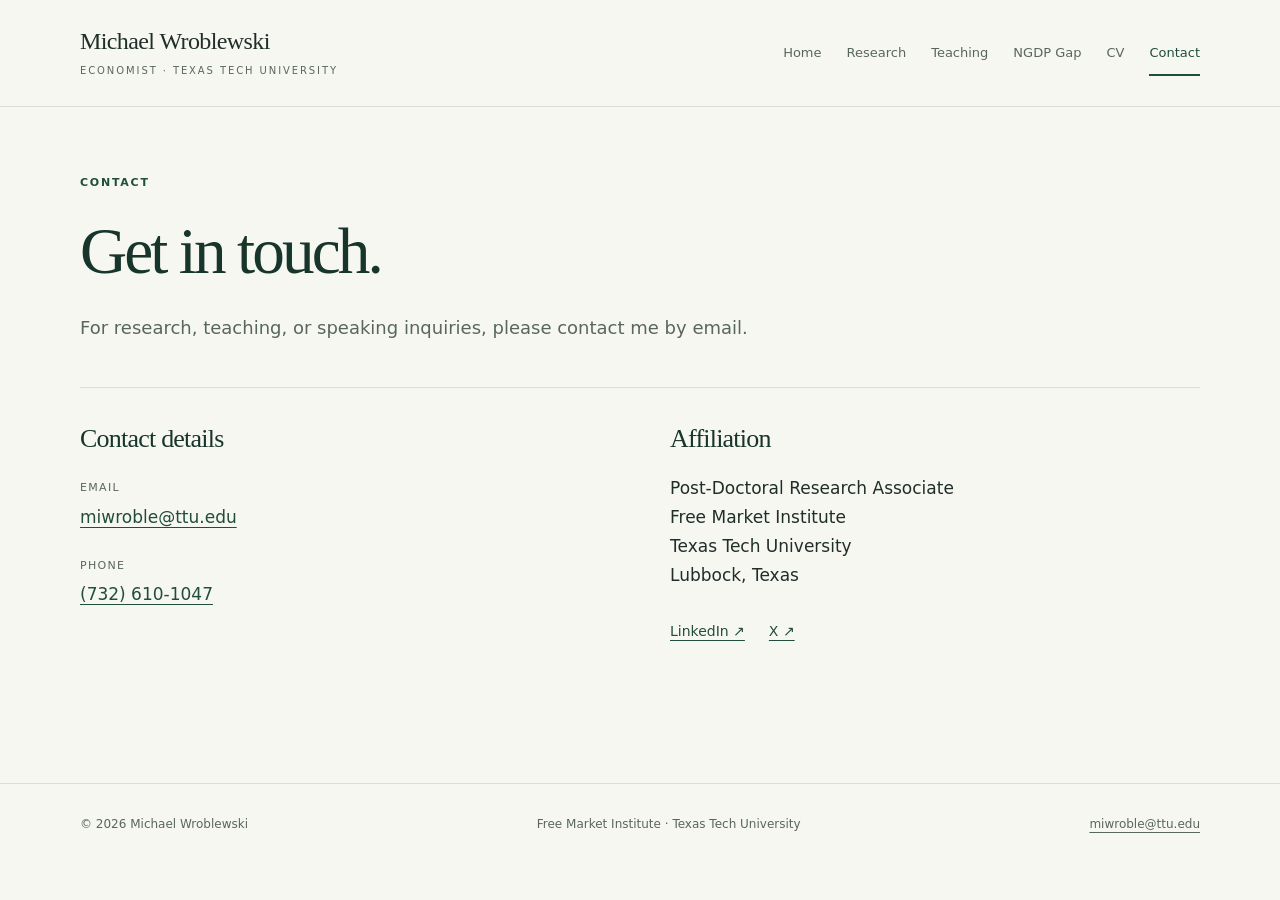
<file: contact.html>
<!DOCTYPE html>
<html lang="en">
<head>
<meta charset="utf-8"><meta name="viewport" content="width=device-width, initial-scale=1">
<title>Contact | Michael Wroblewski</title>
<meta name="description" content="Contact Michael Wroblewski at the Free Market Institute, Texas Tech University.">
<meta name="theme-color" content="#214d3e">
<meta property="og:title" content="Contact | Michael Wroblewski">
<meta property="og:description" content="Contact Michael Wroblewski at the Free Market Institute, Texas Tech University.">
<meta property="og:type" content="website">
<link rel="canonical" href="https://michaelwroblewski.com/contact.html">
<link rel="stylesheet" href="assets/css/site.css">
<script src="assets/js/site.js" defer></script>

</head>
<body>
<a class="skip-link" href="#main">Skip to content</a>
<header class="site-header"><div class="container header-inner">
<a class="brand" href="index.html">Michael Wroblewski<span>Economist · Texas Tech University</span></a>
<button class="menu-toggle" type="button" aria-expanded="false" aria-controls="site-navigation">Menu</button>
<nav class="nav-links" id="site-navigation" aria-label="Main navigation"><a href="index.html">Home</a><a href="research.html">Research</a><a href="teaching.html">Teaching</a><a href="ngdp.html">NGDP Gap</a><a href="cv.html">CV</a><a href="contact.html" aria-current="page">Contact</a></nav>
</div></header>
<main id="main" class="container"><section class="page-intro"><p class="eyebrow">Contact</p><h1>Get in touch.</h1><p>For research, teaching, or speaking inquiries, please contact me by email.</p></section>
<div class="contact-grid"><section><h2>Contact details</h2><dl><dt>Email</dt><dd><a href="mailto:miwroble@ttu.edu">miwroble@ttu.edu</a></dd><dt>Phone</dt><dd><a href="tel:+17326101047">(732) 610-1047</a></dd></dl></section><section><h2>Affiliation</h2><p>Post-Doctoral Research Associate<br>Free Market Institute<br>Texas Tech University<br>Lubbock, Texas</p><div class="social-links actions"><a href="https://www.linkedin.com/in/michael-wroblewski-a25963319/" target="_blank" rel="noopener">LinkedIn ↗</a><a href="https://x.com/radsubjectivist" target="_blank" rel="noopener">X ↗</a></div></section></div></main>
<footer class="site-footer"><div class="container footer-inner"><span>© <span data-year>2026</span> Michael Wroblewski</span><span>Free Market Institute · Texas Tech University</span><a href="mailto:miwroble@ttu.edu">miwroble@ttu.edu</a></div></footer>
</body></html>
</file>
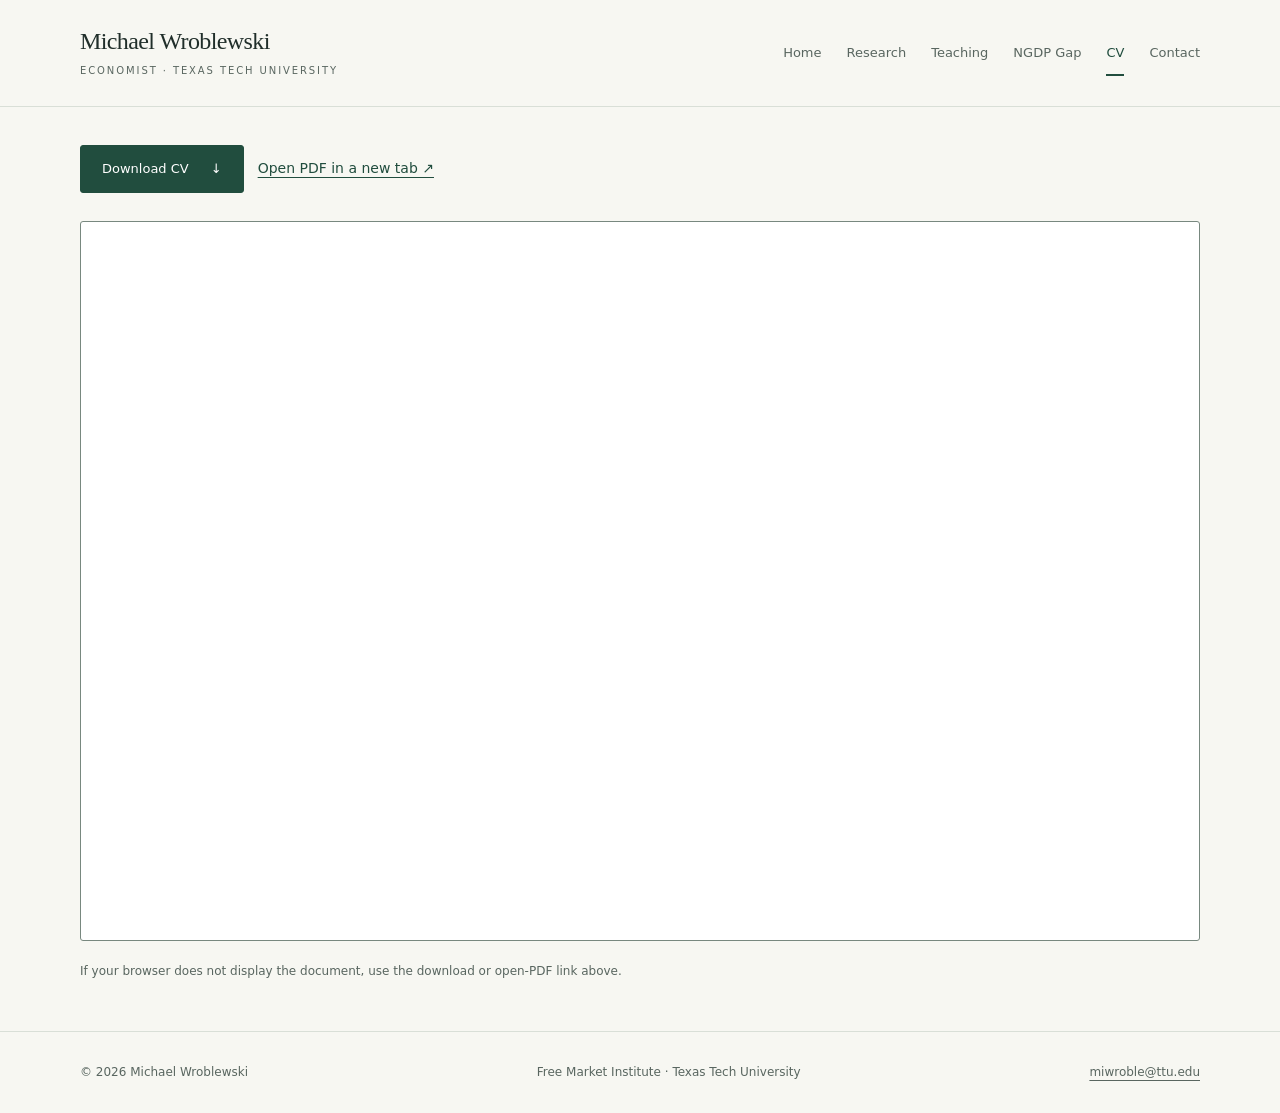
<file: cv.html>
<!DOCTYPE html>
<html lang="en">
<head>
<meta charset="utf-8"><meta name="viewport" content="width=device-width, initial-scale=1">
<title>Curriculum vitae | Michael Wroblewski</title>
<meta name="description" content="Download Michael Wroblewski’s curriculum vitae, including academic appointments, publications, teaching, and education.">
<meta name="theme-color" content="#214d3e">
<meta property="og:title" content="Curriculum vitae | Michael Wroblewski">
<meta property="og:description" content="Download Michael Wroblewski’s curriculum vitae, including academic appointments, publications, teaching, and education.">
<meta property="og:type" content="website">
<link rel="canonical" href="https://michaelwroblewski.com/cv.html">
<link rel="stylesheet" href="assets/css/site.css">
<script src="assets/js/site.js" defer></script>

</head>
<body>
<a class="skip-link" href="#main">Skip to content</a>
<header class="site-header"><div class="container header-inner">
<a class="brand" href="index.html">Michael Wroblewski<span>Economist · Texas Tech University</span></a>
<button class="menu-toggle" type="button" aria-expanded="false" aria-controls="site-navigation">Menu</button>
<nav class="nav-links" id="site-navigation" aria-label="Main navigation"><a href="index.html">Home</a><a href="research.html">Research</a><a href="teaching.html">Teaching</a><a href="ngdp.html">NGDP Gap</a><a href="cv.html" aria-current="page">CV</a><a href="contact.html">Contact</a></nav>
</div></header>
<main aria-label="Curriculum vitae" id="main" class="container cv-page">
<div class="actions"><a class="button" href="assets/docs/cv.pdf" download="Michael_Wroblewski_CV.pdf">Download CV <span aria-hidden="true">↓</span></a><a class="text-link" href="assets/docs/cv.pdf" target="_blank" rel="noopener">Open PDF in a new tab ↗</a></div>
<iframe class="cv-embed" src="assets/docs/cv.pdf#view=FitH" title="Michael Wroblewski curriculum vitae" loading="lazy"></iframe>
<p class="source-note">If your browser does not display the document, use the download or open-PDF link above.</p></main>
<footer class="site-footer"><div class="container footer-inner"><span>© <span data-year>2026</span> Michael Wroblewski</span><span>Free Market Institute · Texas Tech University</span><a href="mailto:miwroble@ttu.edu">miwroble@ttu.edu</a></div></footer>
</body></html>
</file>
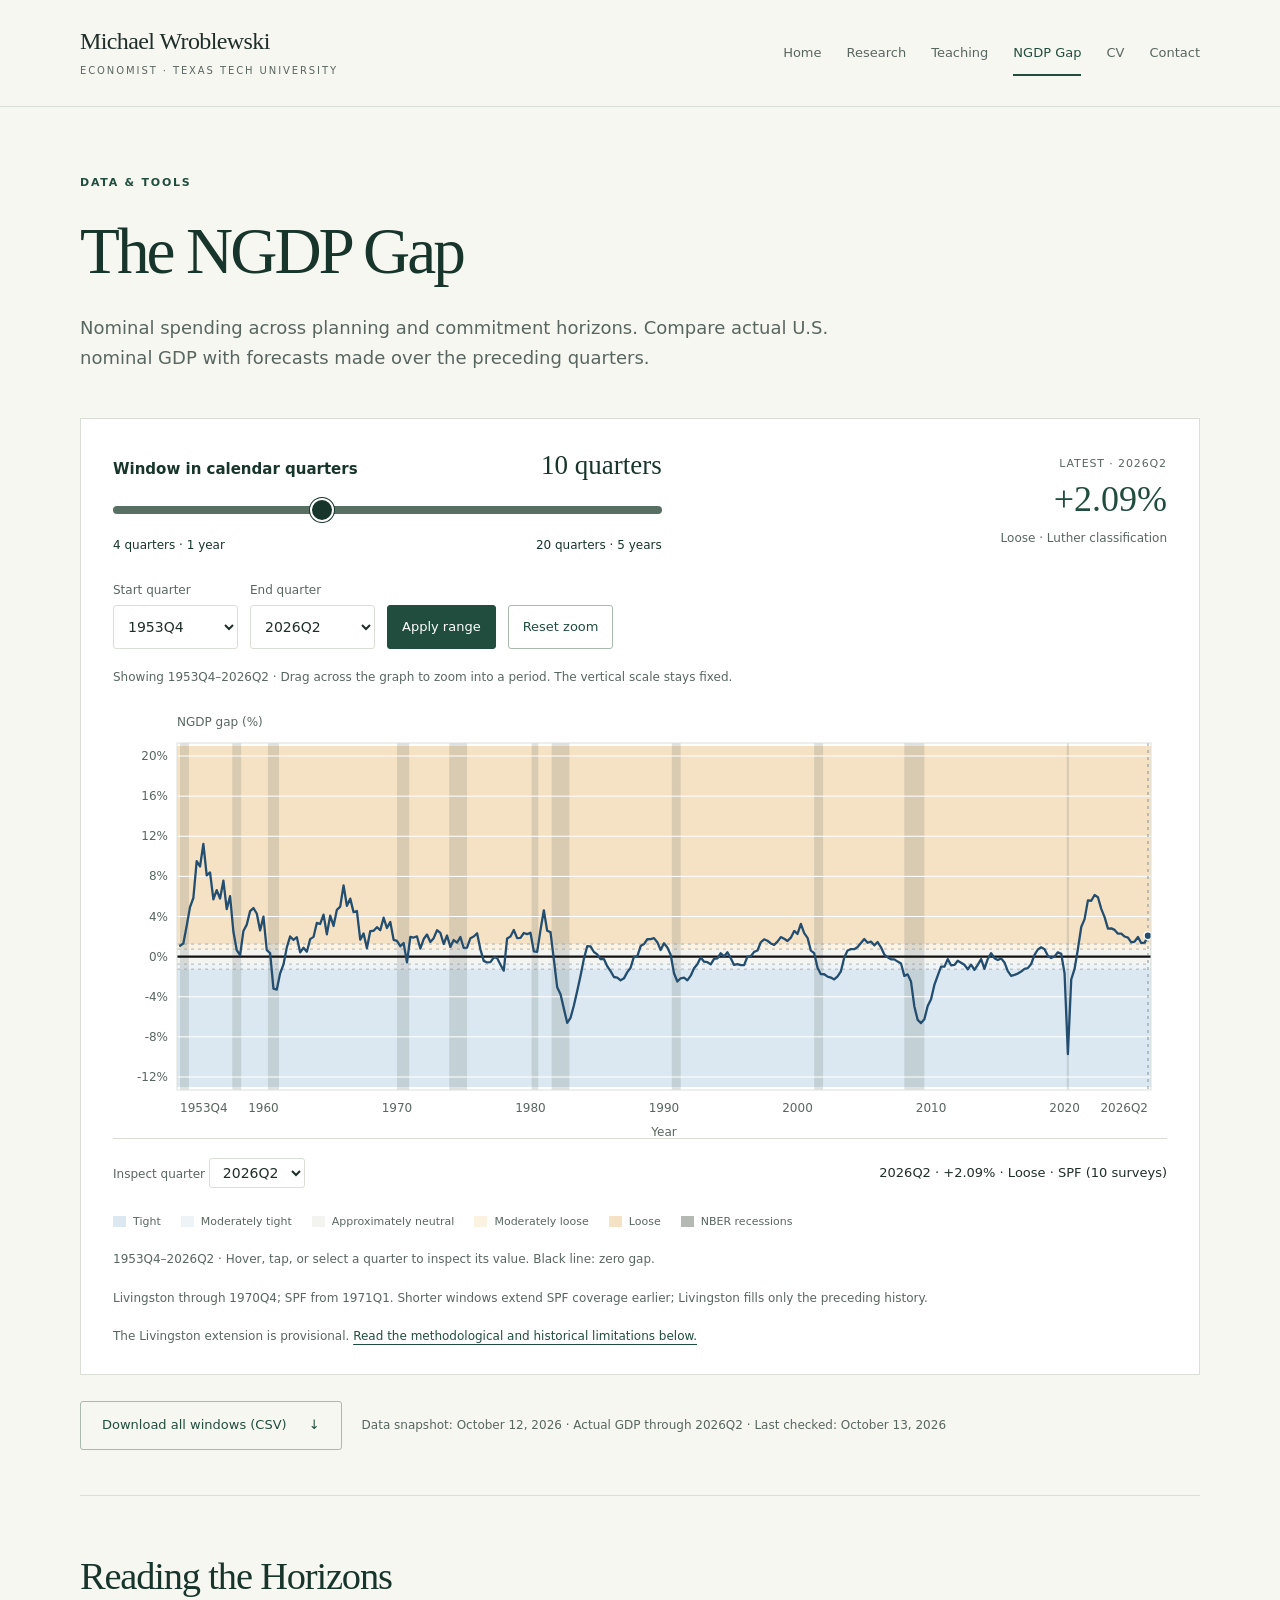
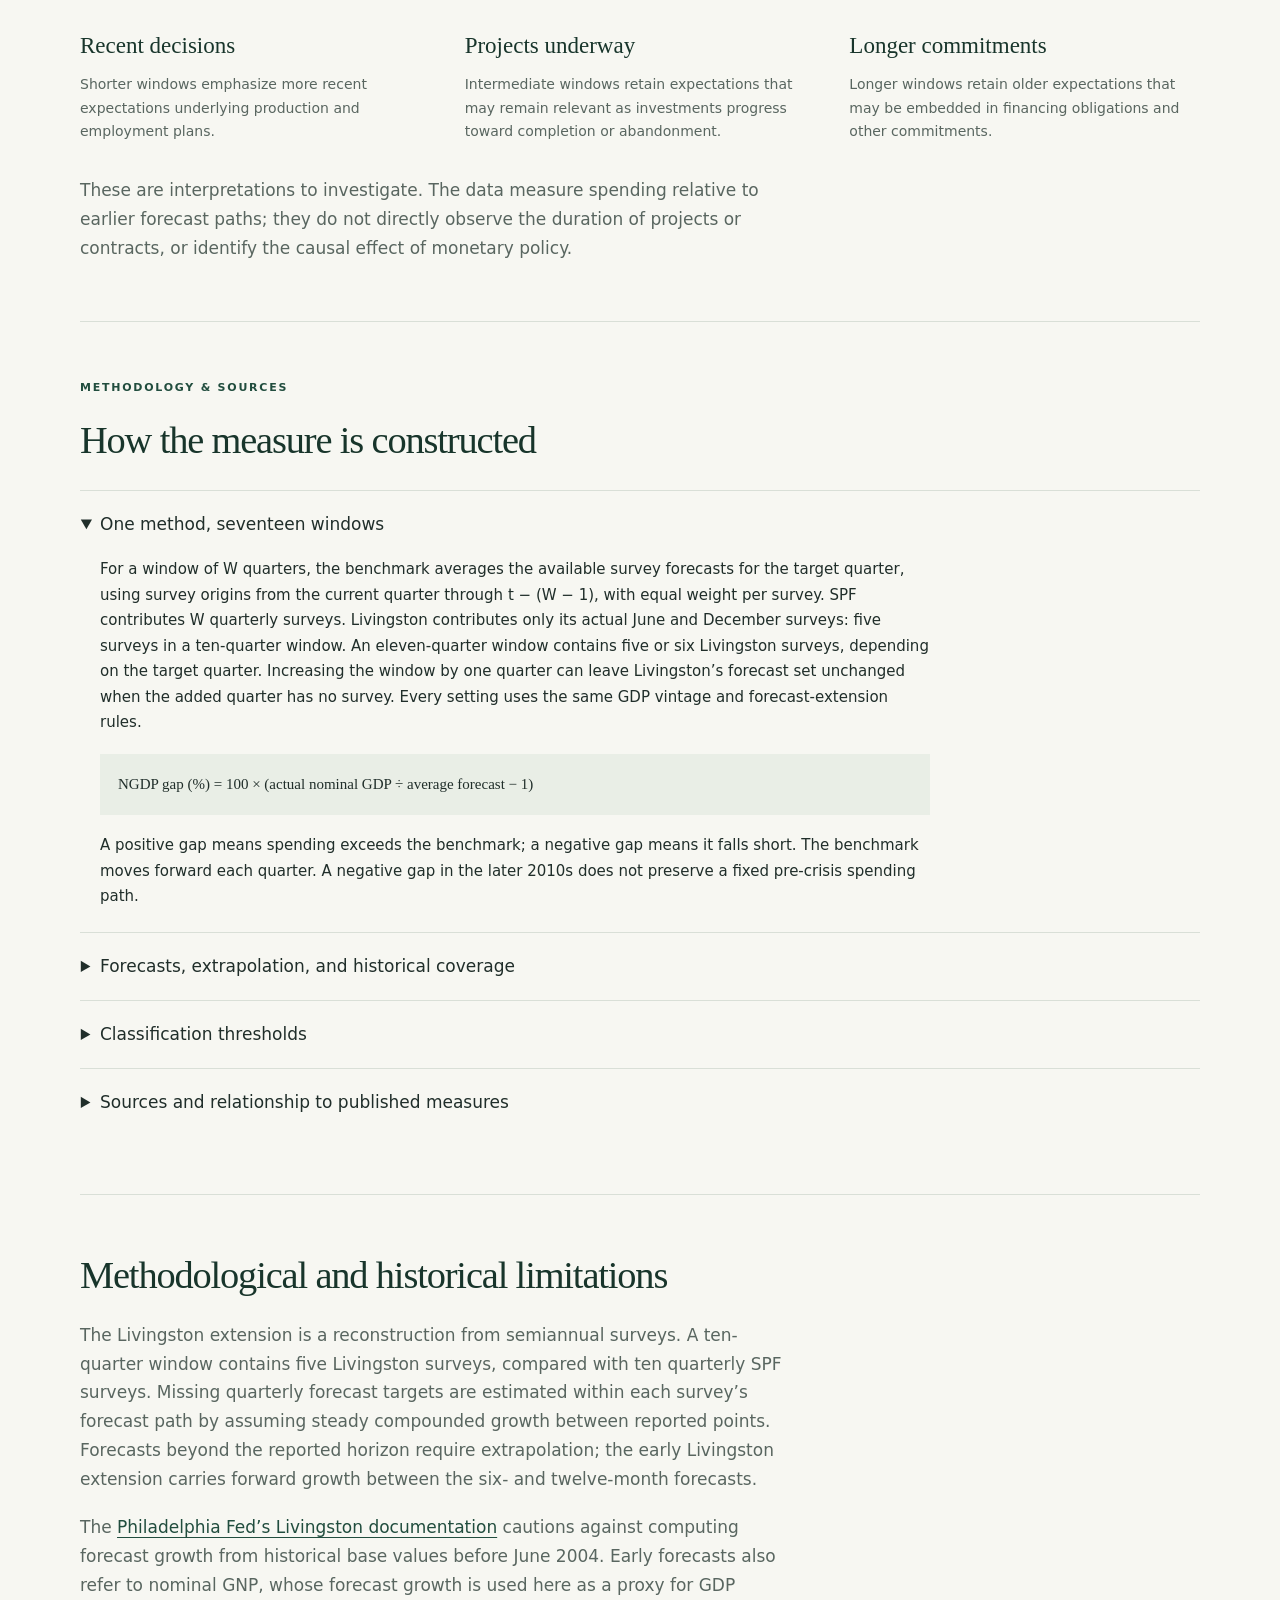
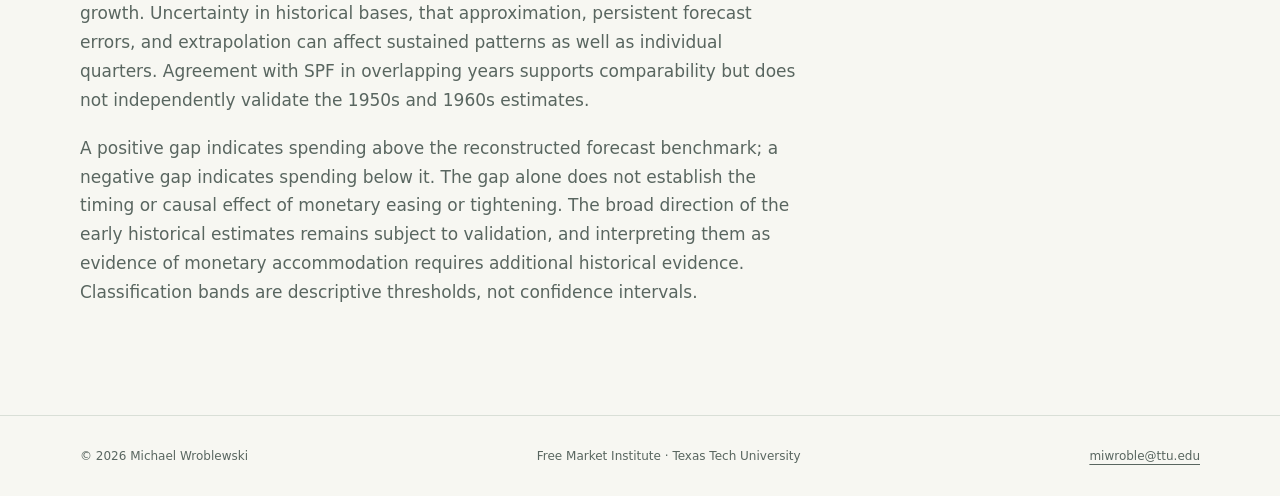
<file: ngdp.html>
<!DOCTYPE html>
<html lang="en">
<head>
<meta charset="utf-8"><meta name="viewport" content="width=device-width, initial-scale=1">
<title>NGDP Gap Explorer | Michael Wroblewski</title>
<meta name="description" content="Explore the Livingston-to-SPF nominal GDP gap with a four-to-twenty-quarter slider, recession shading, downloadable data, and methodology notes.">
<meta name="theme-color" content="#214d3e">
<meta property="og:title" content="NGDP Gap Explorer | Michael Wroblewski">
<meta property="og:description" content="Explore the Livingston-to-SPF nominal GDP gap with a four-to-twenty-quarter slider, recession shading, downloadable data, and methodology notes.">
<meta property="og:type" content="website">
<link rel="canonical" href="https://michaelwroblewski.com/ngdp.html">
<link rel="stylesheet" href="assets/css/site.css?v=ngdp-zoom-20261014">
<script src="assets/js/site.js" defer></script>
<script src="assets/data/ngdp.js?v=ngdp-zoom-20261014" defer></script>
<script src="assets/js/ngdp.js?v=ngdp-zoom-20261014" defer></script>
</head>
<body>
<a class="skip-link" href="#main">Skip to content</a>
<header class="site-header"><div class="container header-inner">
<a class="brand" href="index.html">Michael Wroblewski<span>Economist · Texas Tech University</span></a>
<button class="menu-toggle" type="button" aria-expanded="false" aria-controls="site-navigation">Menu</button>
<nav class="nav-links" id="site-navigation" aria-label="Main navigation"><a href="index.html">Home</a><a href="research.html">Research</a><a href="teaching.html">Teaching</a><a href="ngdp.html" aria-current="page">NGDP Gap</a><a href="cv.html">CV</a><a href="contact.html">Contact</a></nav>
</div></header>
<main id="main" class="container"><section class="page-intro"><p class="eyebrow">Data &amp; tools</p><h1>The NGDP Gap</h1><p>Nominal spending across planning and commitment horizons. Compare actual U.S. nominal GDP with forecasts made over the preceding quarters.</p></section>
<section class="chart-shell" aria-label="Interactive nominal GDP gap chart">
<div class="chart-toolbar"><div><div class="window-label"><label for="window-slider">Window in calendar quarters</label><output id="window-value" for="window-slider">10 quarters</output></div><input id="window-slider" type="range" min="4" max="20" step="1" value="10" aria-describedby="window-help"><div class="range-ends"><span>4 quarters · 1 year</span><span>20 quarters · 5 years</span></div><p id="window-help" class="sr-only">Change the length of the forecast window. Livingston contributes its actual semiannual surveys; SPF contributes quarterly surveys. The axes remain fixed for comparison.</p></div><div class="chart-latest" aria-live="polite"><small id="latest-quarter">Latest · 2026Q2</small><strong id="latest-gap">+2.09%</strong><span id="latest-classification">Loose · Luther classification</span></div></div>
<div id="range-form" class="chart-range" role="group" aria-label="Chart date range">
<label for="range-start">Start quarter<select id="range-start" name="start"></select></label>
<label for="range-end">End quarter<select id="range-end" name="end"></select></label>
<button type="button" class="button" id="range-apply">Apply range</button>
<button type="button" class="button secondary" id="range-reset">Reset zoom</button>
</div>
<p class="chart-footnote"><span id="range-status" aria-live="polite"></span> · Drag across the graph to zoom into a period. The vertical scale stays fixed.</p>
<p id="range-error" class="chart-range-error" role="alert"></p>
<div id="ngdp-chart"><p class="source-note">Loading the chart…</p></div>
<noscript><p>The interactive chart requires JavaScript. <a href="assets/data/ngdp-windows.csv">Download the complete dataset</a> to explore the values.</p></noscript>
<div class="chart-inspector"><label for="quarter-select">Inspect quarter <select id="quarter-select" aria-label="Quarter to inspect"></select></label><output id="selected-value" for="quarter-select window-slider" aria-live="polite"></output></div>
<div class="chart-legend" aria-label="Classification shading"><span><i class="swatch" style="background:var(--tight)"></i>Tight</span><span><i class="swatch" style="background:var(--modtight)"></i>Moderately tight</span><span><i class="swatch" style="background:var(--neutral)"></i>Approximately neutral</span><span><i class="swatch" style="background:var(--modloose)"></i>Moderately loose</span><span><i class="swatch" style="background:var(--loose)"></i>Loose</span><span><i class="swatch" style="background:#b5b9b4"></i>NBER recessions</span></div>
<p class="chart-footnote"><span id="coverage">1953Q4–2026Q2</span> · Hover, tap, or select a quarter to inspect its value. Black line: zero gap.</p><p class="chart-footnote" id="survey-transition">Livingston through 1970Q4; SPF from 1971Q1. Shorter windows extend SPF coverage earlier; Livingston fills only the preceding history.</p>
<p class="chart-footnote">The Livingston extension is provisional. <a href="#historical-limitations">Read the methodological and historical limitations below.</a></p>
</section>
<div class="download-row"><a class="button secondary" href="assets/data/ngdp-windows.csv" download="">Download all windows (CSV) <span aria-hidden="true">↓</span></a><span class="source-note" id="data-status">Data snapshot: October 12, 2026 · Actual GDP through 2026Q2 · Last checked: October 13, 2026</span></div>
<section class="section" style="margin-top:45px"><h2>Reading the Horizons</h2><div class="interpretations"><article><h3>Recent decisions</h3><p>Shorter windows emphasize more recent expectations underlying production and employment plans.</p></article><article><h3>Projects underway</h3><p>Intermediate windows retain expectations that may remain relevant as investments progress toward completion or abandonment.</p></article><article><h3>Longer commitments</h3><p>Longer windows retain older expectations that may be embedded in financing obligations and other commitments.</p></article></div><p class="reading-text">These are interpretations to investigate. The data measure spending relative to earlier forecast paths; they do not directly observe the duration of projects or contracts, or identify the causal effect of monetary policy.</p></section>
<section class="section"><p class="eyebrow">Methodology &amp; sources</p><h2>How the measure is constructed</h2><div style="margin-top:28px">
<details open><summary>One method, seventeen windows</summary><div class="detail-content"><p>For a window of W quarters, the benchmark averages the available survey forecasts for the target quarter, using survey origins from the current quarter through t − (W − 1), with equal weight per survey. SPF contributes W quarterly surveys. Livingston contributes only its actual June and December surveys: five surveys in a ten-quarter window. An eleven-quarter window contains five or six Livingston surveys, depending on the target quarter. Increasing the window by one quarter can leave Livingston’s forecast set unchanged when the added quarter has no survey. Every setting uses the same GDP vintage and forecast-extension rules.</p><div class="formula">NGDP gap (%) = 100 × (actual nominal GDP ÷ average forecast − 1)</div><p>A positive gap means spending exceeds the benchmark; a negative gap means it falls short. The benchmark moves forward each quarter. A negative gap in the later 2010s does not preserve a fixed pre-crisis spending path.</p></div></details>
<details><summary>Forecasts, extrapolation, and historical coverage</summary><div class="detail-content"><p>The line uses median Livingston Survey forecasts for the early history and switches to the Philadelphia Fed’s Survey of Professional Forecasters (SPF) at its first complete window. SPF takes priority whenever a complete window is available. Reducing the window moves the SPF start earlier and replaces Livingston observations with SPF observations for those dates. Livingston ends in the preceding quarter, so the two series never overlap. Values are joined directly, without smoothing or an adjustment at the transition. Forecast growth paths are rebased onto a common revised GDP vintage.</p><p>Beyond the reported quarterly horizon, forecasts use long-run real GDP growth and CPI inflation, adjusted by the terminal short-run difference between GDP-deflator and CPI inflation. Where those long-run forecasts are unavailable, the last available quarterly growth rate is extended. Longer windows consequently use more extrapolated forecasts.</p><p>Livingston is surveyed twice a year. Missing quarterly targets are interpolated in logs within each survey’s forecast path; quarterly surveys are not fabricated. For the early Livingston extension, forecasts beyond the reported horizon extend the growth between the six- and twelve-month forecasts. The SPF reported GNP before 1992, and the early Livingston forecasts also refer to GNP; their forecast growth is used as a proxy for GDP growth in this reconstruction. Only complete windows are shown, so the starting date changes with the slider. Recession shading uses the NBER-based USREC indicator.</p><p>The early Livingston extension is provisional. The Philadelphia Fed cautions against computing forecast growth from historical base values before June 2004. Uncertainty in these bases, the GNP-to-GDP approximation, persistent forecast errors, and extrapolation can affect sustained patterns as well as individual quarters. The broad direction of the early gap therefore remains subject to validation. Agreement with SPF in overlapping years supports comparability but does not independently validate the 1950s and 1960s estimates. Positive gaps indicate spending above the reconstructed benchmark; attributing them to monetary accommodation requires additional historical evidence.</p></div></details>
<details><summary>Classification thresholds</summary><div class="detail-content"><p>The fixed categories below follow William J. Luther’s reported thresholds. They are descriptive bands, not confidence intervals.</p><table class="data-table"><thead><tr><th scope="col">Category</th><th scope="col">NGDP gap</th></tr></thead><tbody><tr><td>Tight</td><td>Below −1.25%</td></tr><tr><td>Moderately tight</td><td>−1.25% to below −0.75%</td></tr><tr><td>Approximately neutral</td><td>−0.75% through +0.75%</td></tr><tr><td>Moderately loose</td><td>Above +0.75% through +1.25%</td></tr><tr><td>Loose</td><td>Above +1.25%</td></tr></tbody></table></div></details>
<details><summary>Sources and relationship to published measures</summary><div class="detail-content"><p>The approach draws on <a href="https://www.mercatus.org/research/policy-briefs/stance-monetary-policy-ngdp-gap" aria-label="Beckworth (2020), The Stance of Monetary Policy: The NGDP Gap">Beckworth (2020)</a>, <a href="https://fedagenda.substack.com/p/monetary-neutrality-report-d5a" aria-label="Luther (2024), Neutral Nominal Spending and the Nominal Spending Gap; linked technical description">Luther (2024)</a>, and <a href="https://www.ijcb.org/journal/v22n2/reliability-nominal-gdp-expectations-gap" aria-label="Martinez et al. (2026), The Reliability of the Nominal GDP Expectations Gap">Martinez et al. (2026)</a>. This explorer is based on Martinez, Schibuola, and Beckworth (2026), extended to compare alternative planning and commitment horizons using forecast windows of four to twenty quarters. It is not an exact numerical replication of the published series; data vintages and implementation can affect the values.</p><p class="citation-note">The Luther link opens his technical description, which cites the 2024 working paper, “Neutral Nominal Spending and the Nominal Spending Gap.”</p><ul><li><a href="https://www.philadelphiafed.org/surveys-and-data/real-time-data-research/median-forecasts">Philadelphia Fed: SPF median forecasts</a></li><li><a href="https://www.philadelphiafed.org/surveys-and-data/real-time-data-research/livingston-historical-data">Philadelphia Fed: Livingston median forecasts</a></li><li><a href="https://fred.stlouisfed.org/series/GDP">BEA nominal GDP via FRED</a></li><li><a href="https://fred.stlouisfed.org/series/USREC">NBER recession dates via FRED</a></li><li><a href="https://github.com/mwroblew/mikey_website_static/tree/main/tools">Calculation script and reproduction instructions</a></li></ul><p>The automatic refresh checks public sources each weekday for new releases and revisions. All windows and the CSV download update together after validation. Historical gaps can change when source data are revised; if a refresh fails, the last successful version remains available.</p></div></details>
</div></section>
<section class="section" id="historical-limitations" aria-labelledby="limitations-heading">
<h2 id="limitations-heading">Methodological and historical limitations</h2>
<div class="reading-text" style="margin-top:24px">
<p>The Livingston extension is a reconstruction from semiannual surveys. A ten-quarter window contains five Livingston surveys, compared with ten quarterly SPF surveys. Missing quarterly forecast targets are estimated within each survey’s forecast path by assuming steady compounded growth between reported points. Forecasts beyond the reported horizon require extrapolation; the early Livingston extension carries forward growth between the six- and twelve-month forecasts.</p>
<p>The <a href="https://www.philadelphiafed.org/-/media/FRBP/Assets/Surveys-And-Data/livingston-survey/livingston-documentation.pdf?hash=EE62ABD8EA58A66D6D1CA23B60A2219C&amp;sc_lang=en">Philadelphia Fed’s Livingston documentation</a> cautions against computing forecast growth from historical base values before June 2004. Early forecasts also refer to nominal GNP, whose forecast growth is used here as a proxy for GDP growth. Uncertainty in historical bases, that approximation, persistent forecast errors, and extrapolation can affect sustained patterns as well as individual quarters. Agreement with SPF in overlapping years supports comparability but does not independently validate the 1950s and 1960s estimates.</p>
<p>A positive gap indicates spending above the reconstructed forecast benchmark; a negative gap indicates spending below it. The gap alone does not establish the timing or causal effect of monetary easing or tightening. The broad direction of the early historical estimates remains subject to validation, and interpreting them as evidence of monetary accommodation requires additional historical evidence. Classification bands are descriptive thresholds, not confidence intervals.</p>
</div>
</section></main>
<footer class="site-footer"><div class="container footer-inner"><span>© <span data-year>2026</span> Michael Wroblewski</span><span>Free Market Institute · Texas Tech University</span><a href="mailto:miwroble@ttu.edu">miwroble@ttu.edu</a></div></footer>
</body></html>
</file>
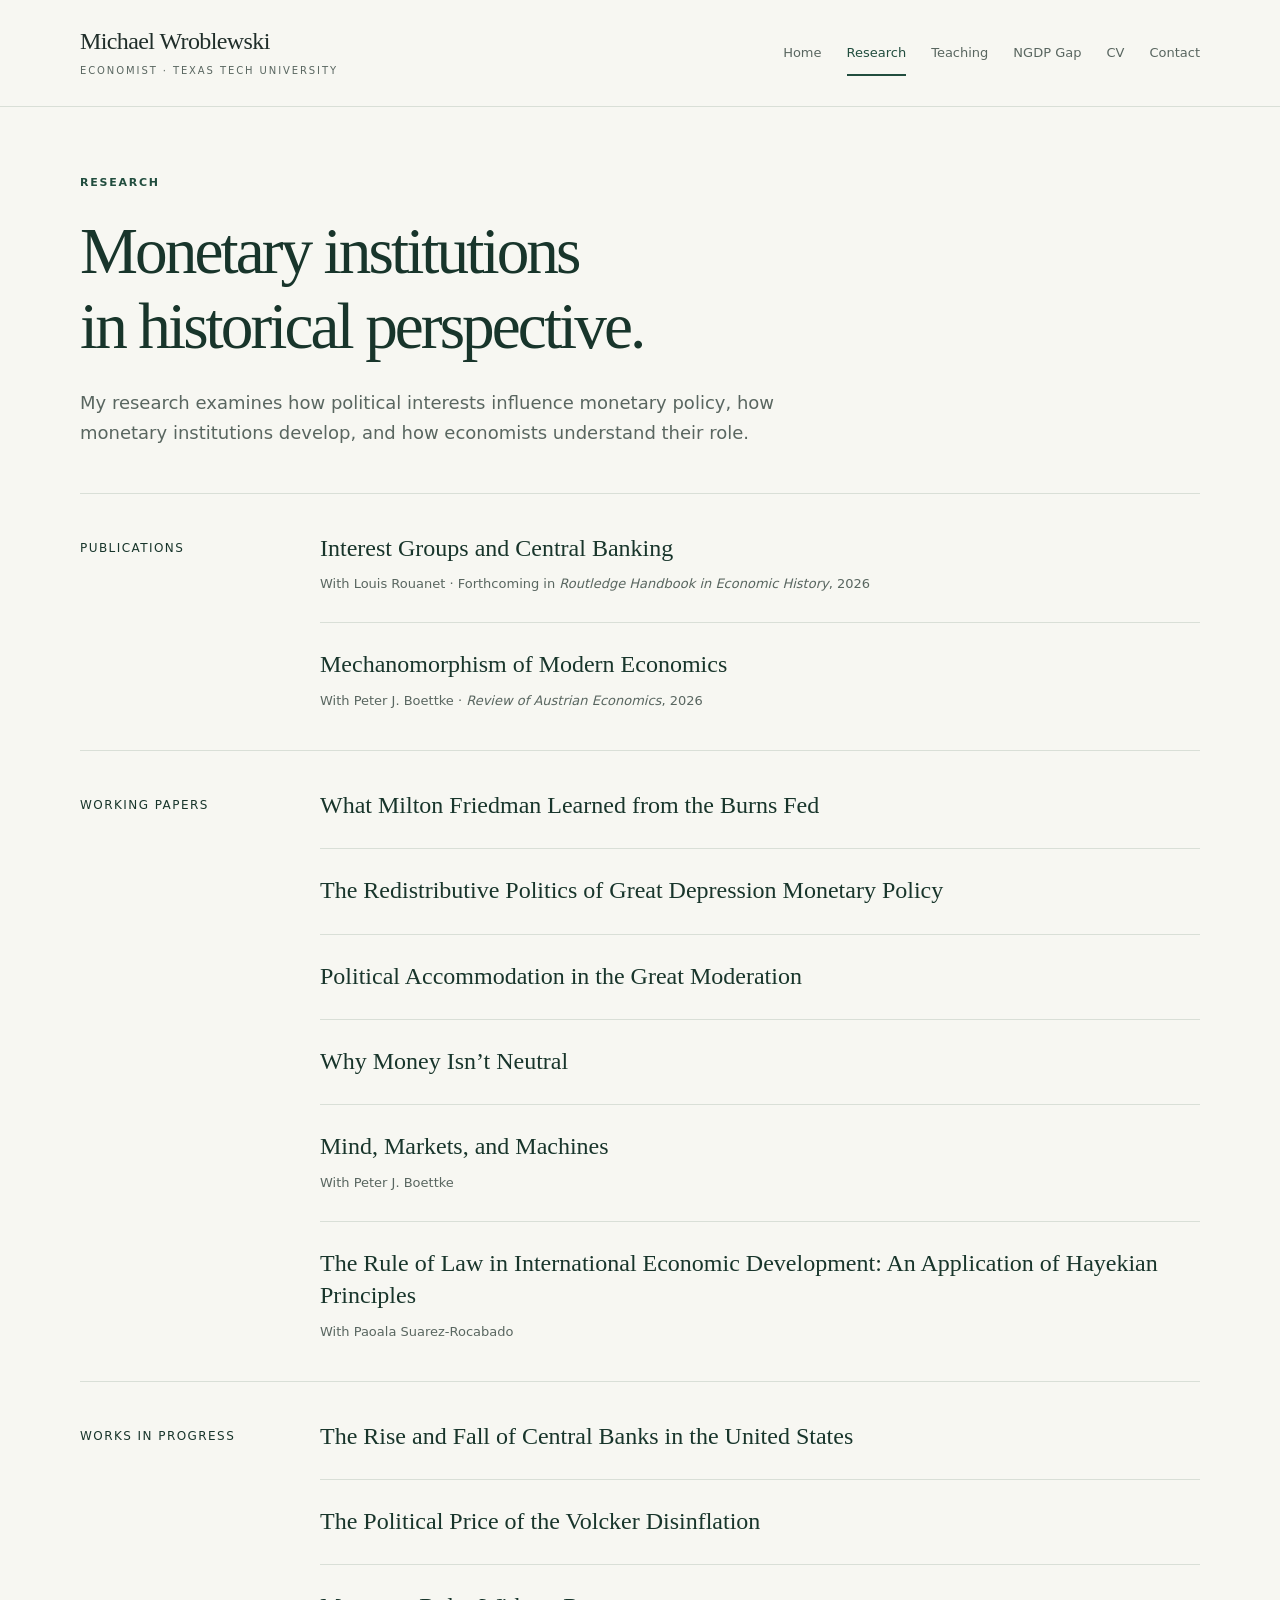
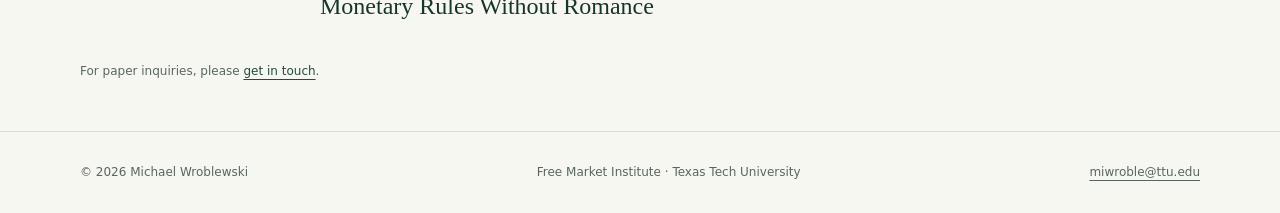
<file: research.html>
<!DOCTYPE html>
<html lang="en">
<head>
<meta charset="utf-8"><meta name="viewport" content="width=device-width, initial-scale=1">
<title>Research | Michael Wroblewski</title>
<meta name="description" content="Publications, working papers, and works in progress by Michael Wroblewski on monetary policy, public choice, and economic history.">
<meta name="theme-color" content="#214d3e">
<meta property="og:title" content="Research | Michael Wroblewski">
<meta property="og:description" content="Publications, working papers, and works in progress by Michael Wroblewski on monetary policy, public choice, and economic history.">
<meta property="og:type" content="website">
<link rel="canonical" href="https://michaelwroblewski.com/research.html">
<link rel="stylesheet" href="assets/css/site.css">
<script src="assets/js/site.js" defer></script>

</head>
<body>
<a class="skip-link" href="#main">Skip to content</a>
<header class="site-header"><div class="container header-inner">
<a class="brand" href="index.html">Michael Wroblewski<span>Economist · Texas Tech University</span></a>
<button class="menu-toggle" type="button" aria-expanded="false" aria-controls="site-navigation">Menu</button>
<nav class="nav-links" id="site-navigation" aria-label="Main navigation"><a href="index.html">Home</a><a href="research.html" aria-current="page">Research</a><a href="teaching.html">Teaching</a><a href="ngdp.html">NGDP Gap</a><a href="cv.html">CV</a><a href="contact.html">Contact</a></nav>
</div></header>
<main id="main" class="container"><section class="page-intro"><p class="eyebrow">Research</p><h1>Monetary institutions<br>in historical perspective.</h1><p>My research examines how political interests influence monetary policy, how monetary institutions develop, and how economists understand their role.</p></section>
<section class="publication-section"><h2>Publications</h2><div><article class="paper"><h3>Interest Groups and Central Banking</h3><p class="byline">With Louis Rouanet · Forthcoming in <em>Routledge Handbook in Economic History</em>, 2026</p></article><article class="paper"><h3>Mechanomorphism of Modern Economics</h3><p class="byline">With Peter J. Boettke · <em>Review of Austrian Economics</em>, 2026</p></article></div></section>
<section class="publication-section"><h2>Working papers</h2><div><article class="paper"><h3>What Milton Friedman Learned from the Burns Fed</h3></article><article class="paper"><h3>The Redistributive Politics of Great Depression Monetary Policy</h3></article><article class="paper"><h3>Political Accommodation in the Great Moderation</h3></article><article class="paper"><h3>Why Money Isn’t Neutral</h3></article><article class="paper"><h3>Mind, Markets, and Machines</h3><p class="byline">With Peter J. Boettke</p></article><article class="paper"><h3>The Rule of Law in International Economic Development: An Application of Hayekian Principles</h3><p class="byline">With Paoala Suarez-Rocabado</p></article></div></section>
<section class="publication-section"><h2>Works in progress</h2><div><article class="paper"><h3>The Rise and Fall of Central Banks in the United States</h3></article><article class="paper"><h3>The Political Price of the Volcker Disinflation</h3></article><article class="paper"><h3>Monetary Rules Without Romance</h3></article></div></section>

<p class="source-note">For paper inquiries, please <a href="mailto:miwroble@ttu.edu">get in touch</a>.</p></main>
<footer class="site-footer"><div class="container footer-inner"><span>© <span data-year>2026</span> Michael Wroblewski</span><span>Free Market Institute · Texas Tech University</span><a href="mailto:miwroble@ttu.edu">miwroble@ttu.edu</a></div></footer>
</body></html>
</file>
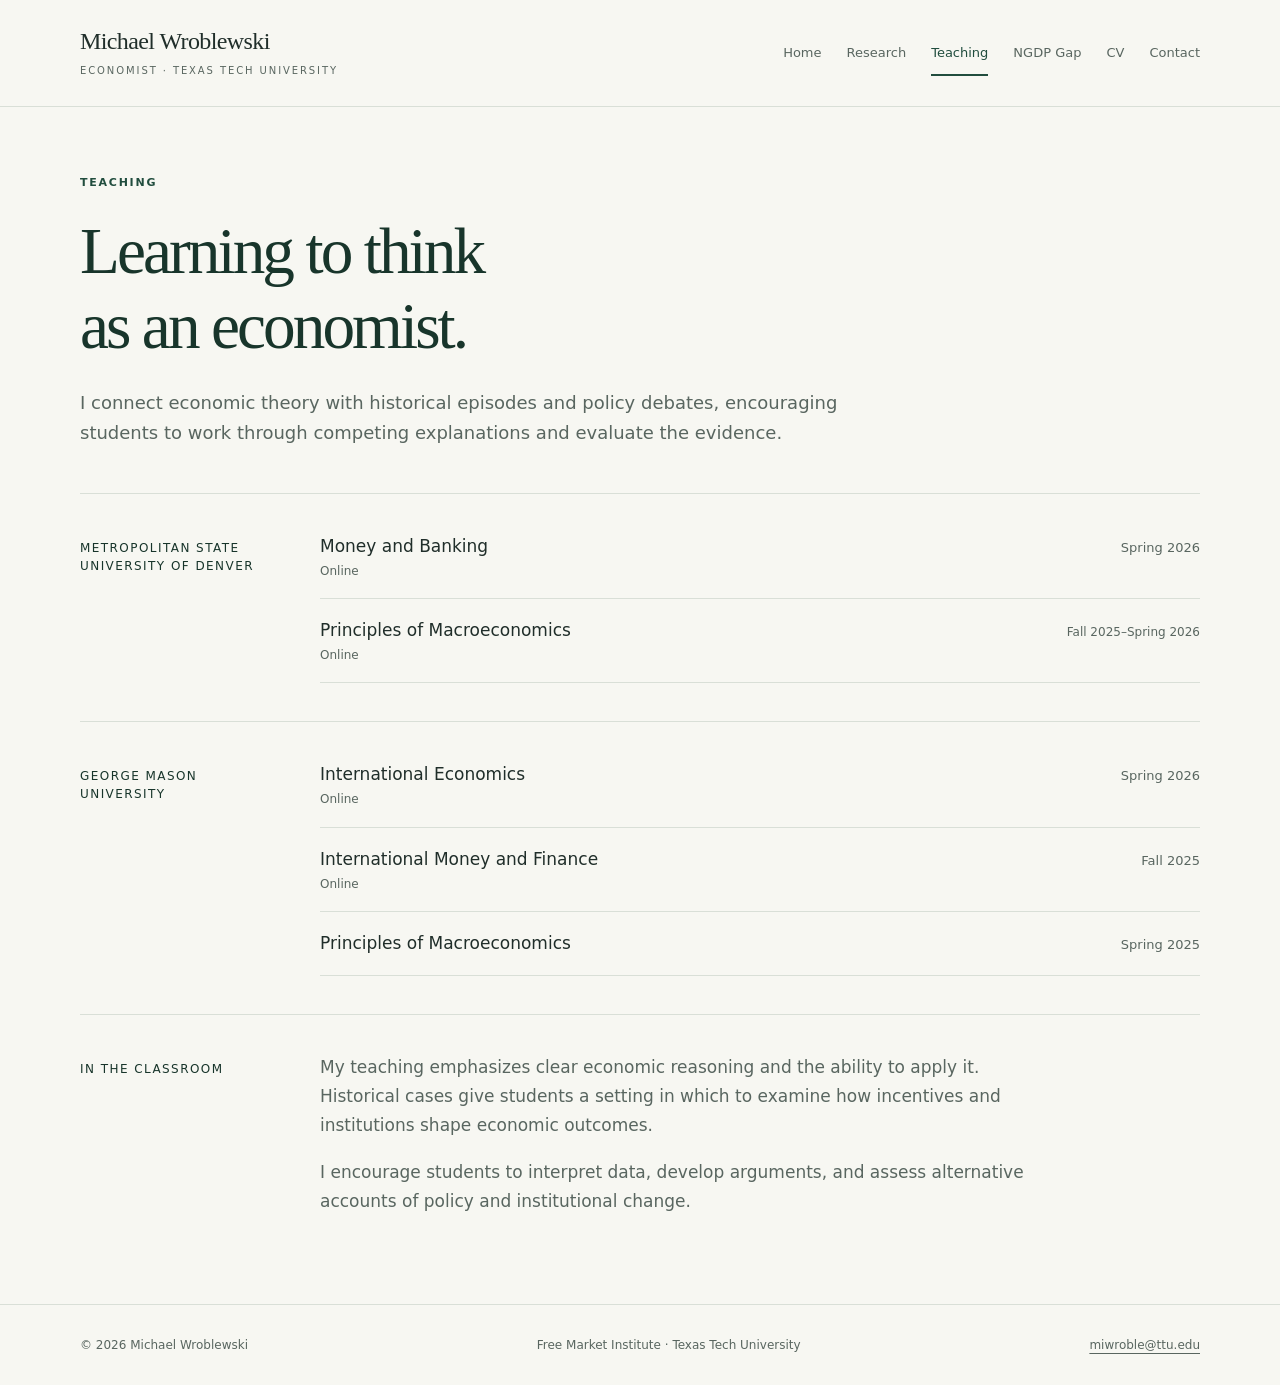
<file: teaching.html>
<!DOCTYPE html>
<html lang="en">
<head>
<meta charset="utf-8"><meta name="viewport" content="width=device-width, initial-scale=1">
<title>Teaching | Michael Wroblewski</title>
<meta name="description" content="Courses taught by Michael Wroblewski at Metropolitan State University of Denver and George Mason University.">
<meta name="theme-color" content="#214d3e">
<meta property="og:title" content="Teaching | Michael Wroblewski">
<meta property="og:description" content="Courses taught by Michael Wroblewski at Metropolitan State University of Denver and George Mason University.">
<meta property="og:type" content="website">
<link rel="canonical" href="https://michaelwroblewski.com/teaching.html">
<link rel="stylesheet" href="assets/css/site.css">
<script src="assets/js/site.js" defer></script>

</head>
<body>
<a class="skip-link" href="#main">Skip to content</a>
<header class="site-header"><div class="container header-inner">
<a class="brand" href="index.html">Michael Wroblewski<span>Economist · Texas Tech University</span></a>
<button class="menu-toggle" type="button" aria-expanded="false" aria-controls="site-navigation">Menu</button>
<nav class="nav-links" id="site-navigation" aria-label="Main navigation"><a href="index.html">Home</a><a href="research.html">Research</a><a href="teaching.html" aria-current="page">Teaching</a><a href="ngdp.html">NGDP Gap</a><a href="cv.html">CV</a><a href="contact.html">Contact</a></nav>
</div></header>
<main id="main" class="container"><section class="page-intro"><p class="eyebrow">Teaching</p><h1>Learning to think<br>as an economist.</h1><p>I connect economic theory with historical episodes and policy debates, encouraging students to work through competing explanations and evaluate the evidence.</p></section>
<section class="publication-section"><h2>Metropolitan State<br>University of Denver</h2><div><ul class="course-list"><li><div class="course-title">Money and Banking<small>Online</small></div><time>Spring 2026</time></li><li><div class="course-title">Principles of Macroeconomics<small>Online</small></div><span class="source-note">Fall 2025–Spring 2026</span></li></ul></div></section>
<section class="publication-section"><h2>George Mason<br>University</h2><div><ul class="course-list"><li><div class="course-title">International Economics<small>Online</small></div><time>Spring 2026</time></li><li><div class="course-title">International Money and Finance<small>Online</small></div><time>Fall 2025</time></li><li><div class="course-title">Principles of Macroeconomics</div><time>Spring 2025</time></li></ul></div></section>
<section class="publication-section"><h2>In the classroom</h2><div class="reading-text"><p>My teaching emphasizes clear economic reasoning and the ability to apply it. Historical cases give students a setting in which to examine how incentives and institutions shape economic outcomes.</p><p>I encourage students to interpret data, develop arguments, and assess alternative accounts of policy and institutional change.</p></div></section></main>
<footer class="site-footer"><div class="container footer-inner"><span>© <span data-year>2026</span> Michael Wroblewski</span><span>Free Market Institute · Texas Tech University</span><a href="mailto:miwroble@ttu.edu">miwroble@ttu.edu</a></div></footer>
</body></html>
</file>
<file: assets/css/site.css>
@charset "UTF-8";
:root{--paper:#f7f7f2;--white:#fff;--ink:#202e2a;--muted:#596660;--green:#214d3e;--line:#d9dfd7;--soft:#e9eee6;--blue:#244e70;--tight:#dbe8f1;--modtight:#edf3f7;--neutral:#f3f4f0;--modloose:#fcf2e2;--loose:#f5e2c5;--serif:Georgia,'Times New Roman',serif;--sans:system-ui,-apple-system,BlinkMacSystemFont,'Segoe UI',sans-serif}
*{box-sizing:border-box}html{scroll-behavior:smooth}body{margin:0;background:var(--paper);color:var(--ink);font:17px/1.7 var(--sans);-webkit-font-smoothing:antialiased}a{color:var(--green);text-underline-offset:4px}a:hover{text-decoration-thickness:2px}img{max-width:100%;display:block}button,input,select{font:inherit}button,a,input,select,summary{touch-action:manipulation}button{cursor:pointer}button:disabled{cursor:default}a:focus-visible,button:focus-visible,input:focus-visible,select:focus-visible,summary:focus-visible,svg:focus-visible{outline:3px solid #ae7632;outline-offset:5px}h1,h2,h3,p,figure{margin:0}h1,h2,h3{color:#18352b;font-family:var(--serif);font-weight:400;line-height:1.15}h1{font-size:clamp(2.8rem,5.1vw,4.8rem);letter-spacing:-.045em}h2{font-size:clamp(2rem,3vw,2.8rem);letter-spacing:-.03em}h3{font-size:1.4rem;line-height:1.35}p+p{margin-top:1.1em}.container{width:min(1120px,calc(100% - 64px));margin-inline:auto}.skip-link{position:absolute;left:24px;top:-80px;z-index:10;background:var(--green);color:white;padding:10px 20px}.skip-link:focus{top:12px}.site-header{border-bottom:1px solid var(--line)}.header-inner{min-height:106px;display:flex;align-items:center;justify-content:space-between;gap:28px}.brand{text-decoration:none;color:var(--ink);font:24px/1.15 var(--serif);letter-spacing:-.025em}.brand span{display:block;font:10px/1.4 var(--sans);text-transform:uppercase;letter-spacing:.19em;color:var(--muted);margin-top:8px}.nav-links{display:flex;align-items:center;gap:25px}.nav-links a{font-size:13px;text-decoration:none;color:var(--muted);padding:12px 0;white-space:nowrap}.nav-links a:hover,.nav-links a[aria-current=page]{color:var(--green)}.nav-links a[aria-current=page]{box-shadow:inset 0 -2px var(--green)}.menu-toggle{display:none;background:none;border:1px solid var(--line);padding:8px 15px;color:var(--ink);border-radius:3px}.eyebrow{font:600 11px/1.5 var(--sans);letter-spacing:.16em;text-transform:uppercase;color:var(--green);margin-bottom:22px}.hero{display:grid;grid-template-columns:1.35fr .8fr;gap:88px;align-items:center;padding:76px 0 80px}.hero h1{max-width:660px;margin-bottom:28px}.hero .intro{font-size:19px;color:var(--muted);max-width:590px}.hero .intro strong{color:var(--ink);font-weight:500}.portrait{position:relative;margin:0 16px 0 0}.portrait:before{content:'';position:absolute;inset:22px -20px -20px 22px;background:var(--soft);z-index:-1}.portrait img{width:100%;aspect-ratio:3/4;object-fit:cover;object-position:center 25%}.portrait figcaption{margin-top:15px;color:var(--muted);font-size:12px}.actions{display:flex;align-items:center;gap:14px;flex-wrap:wrap;margin-top:30px}.button{display:inline-flex;align-items:center;justify-content:center;gap:22px;padding:12px 21px;min-height:46px;background:var(--green);border:1px solid var(--green);border-radius:3px;color:white;text-decoration:none;font-size:13px;font-weight:500}.button:hover{background:#173b2e;text-decoration:none}.button.secondary{background:transparent;color:var(--green);border-color:#aab9ad}.button.secondary:hover{background:var(--soft)}.text-link{font-size:14px;font-weight:500}.section{padding:58px 0;border-top:1px solid var(--line)}.section-heading{display:flex;align-items:end;justify-content:space-between;gap:20px;margin-bottom:30px}.section-heading .eyebrow{margin-bottom:12px}.research-themes{display:grid;grid-template-columns:repeat(3,1fr);gap:38px}.research-themes .number{font-size:12px;color:var(--muted);display:block;margin-bottom:16px}.research-themes h3{margin-bottom:12px}.research-themes p{font-size:14px;color:var(--muted)}.feature{display:grid;grid-template-columns:1fr 1.2fr;gap:60px;align-items:center;background:var(--soft);padding:42px}.feature h2{margin-bottom:20px}.feature p{font-size:15px;color:var(--muted)}.mini-chart{width:100%;height:190px;display:block}.feature-meta{display:flex;justify-content:space-between;color:var(--muted);font-size:11px;margin-top:12px}.page-intro{padding:68px 0 44px;max-width:820px}.page-intro h1{margin-bottom:24px}.page-intro>p:last-child{font-size:18px;color:var(--muted);max-width:760px}.publication-section{display:grid;grid-template-columns:200px 1fr;gap:40px;padding:38px 0;border-top:1px solid var(--line)}.publication-section>h2{font:500 12px/1.5 var(--sans);letter-spacing:.12em;text-transform:uppercase;padding-top:7px}.paper{padding:0 0 27px;margin-bottom:25px;border-bottom:1px solid var(--line)}.paper:last-child{border:0;margin:0;padding-bottom:0}.paper h3{font-size:24px}.paper .byline{font-size:13px;color:var(--muted);margin-top:9px}.paper .paper-note{font-size:14px;color:var(--muted);margin-top:12px;max-width:700px}.course-list{list-style:none;padding:0;margin:0}.course-list li{display:flex;justify-content:space-between;gap:24px;align-items:baseline;border-bottom:1px solid var(--line);padding:17px 0}.course-list li:first-child{padding-top:0}.course-list .course-title{font-size:17px}.course-list small{font-size:12px;color:var(--muted);display:block}.course-list time{white-space:nowrap;font-size:13px;color:var(--muted)}.reading-text{max-width:720px;color:var(--muted)}.cv-embed{border:1px solid var(--line);width:100%;height:850px;background:white;margin:28px 0 20px}.contact-grid{display:grid;grid-template-columns:1fr 1fr;gap:60px;padding:36px 0 90px;border-top:1px solid var(--line)}.contact-grid h2{font-size:26px;margin-bottom:20px}.contact-grid dt{font-size:11px;text-transform:uppercase;letter-spacing:.12em;color:var(--muted);margin-top:25px}.contact-grid dd{margin:5px 0 0}.social-links{display:flex;gap:24px;flex-wrap:wrap;font-size:14px}.site-footer{border-top:1px solid var(--line);margin-top:50px}.footer-inner{display:flex;justify-content:space-between;align-items:center;gap:20px;padding:30px 0;font-size:12px;color:var(--muted)}.footer-inner a{color:var(--muted)}.chart-shell{background:var(--white);border:1px solid var(--line);padding:28px 32px}.chart-toolbar{display:grid;grid-template-columns:1.2fr 1fr;gap:48px;align-items:start}.window-label{display:flex;justify-content:space-between;gap:12px;align-items:baseline;font-size:13px}.window-label output{font:27px/1.4 var(--serif);color:var(--green)}input[type=range]{accent-color:var(--green);width:100%;height:34px;margin:8px 0 0}.range-ends{display:flex;justify-content:space-between;font-size:11px;color:var(--muted)}.chart-latest{text-align:right}.chart-latest small{font-size:11px;letter-spacing:.08em;text-transform:uppercase;color:var(--muted)}.chart-latest strong{font:36px/1.3 var(--serif);color:var(--green);display:block}.chart-latest span{font-size:12px;color:var(--muted)}#ngdp-chart{margin-top:20px}#ngdp-chart svg{display:block;width:100%;overflow:visible}#ngdp-chart svg text{font-family:var(--sans);font-size:12px;fill:var(--muted)}.chart-inspector{border-top:1px solid var(--line);padding-top:15px;display:flex;align-items:center;justify-content:space-between;gap:16px;flex-wrap:wrap;font-size:13px;font-variant-numeric:tabular-nums;min-height:55px}.chart-inspector label{font-size:12px;color:var(--muted)}.chart-inspector select{max-width:140px;padding:5px 9px;border:1px solid var(--line);background:white;border-radius:3px;color:var(--ink);font-size:14px}.chart-legend{display:flex;flex-wrap:wrap;gap:10px 20px;margin-top:20px;font-size:11px;color:var(--muted)}.chart-legend span{display:inline-flex;gap:7px;align-items:center}.swatch{width:13px;height:11px;display:inline-block}.chart-footnote{margin-top:18px;font-size:12px;color:var(--muted)}.chart-error{padding:24px 0;color:#842323}.download-row{display:flex;gap:20px;align-items:center;flex-wrap:wrap;margin-top:26px}.source-note{font-size:12px;color:var(--muted)}.interpretations{display:grid;grid-template-columns:repeat(3,1fr);gap:34px;margin:32px 0}.interpretations h3{font-size:23px;margin-bottom:12px}.interpretations p{font-size:14px;color:var(--muted)}details{border-top:1px solid var(--line);padding:19px 0}summary{font-weight:500;cursor:pointer;list-style-position:outside;margin-left:20px}details .detail-content{padding:18px 20px 3px;font-size:15px;color:var(--muted);max-width:870px}details li+li{margin-top:10px}.formula{padding:18px;background:var(--soft);margin:18px 0;font-family:var(--serif);color:var(--ink);overflow-wrap:anywhere}.data-table{width:100%;border-collapse:collapse;font-size:13px}.data-table th,.data-table td{text-align:left;padding:10px 12px;border-bottom:1px solid var(--line)}.data-table th{font-weight:500}.sr-only{position:absolute;width:1px;height:1px;padding:0;margin:-1px;overflow:hidden;clip:rect(0,0,0,0);white-space:nowrap;border:0}
@media(min-width:1600px){.hero{padding:100px 0}.container{width:min(1240px,calc(100% - 96px))}}
@media(max-width:900px){.header-inner{min-height:90px;gap:20px;flex-wrap:wrap;padding:20px 0}.nav-links{gap:17px}.hero{gap:40px;grid-template-columns:1.2fr .8fr;padding:50px 0 60px}.hero .intro{font-size:16px}.feature{gap:30px;padding:30px}.publication-section{grid-template-columns:150px 1fr;gap:30px}.brand{font-size:22px}}
@media(max-width:700px){.container{width:calc(100% - 36px)}.header-inner{min-height:86px}.menu-toggle{display:block}.nav-links{width:100%;display:flex;flex-wrap:wrap;gap:5px 22px;padding-top:10px}.js .nav-links{display:none}.js .nav-links.is-open{display:flex}.nav-links a{padding:10px 0;font-size:14px}.hero{grid-template-columns:1fr;gap:38px;padding:45px 0}.hero h1{font-size:clamp(2.9rem,10vw,4rem);max-width:500px}.hero .intro{font-size:17px}.portrait{max-width:310px;margin-left:auto;margin-right:20px}.portrait img{aspect-ratio:4/5}.eyebrow{font-size:10px;margin-bottom:18px}.research-themes{grid-template-columns:1fr;gap:25px}.research-themes article{padding-bottom:24px;border-bottom:1px solid var(--line)}.research-themes article:last-child{border:0;padding-bottom:0}.research-themes .number{float:left;margin:6px 17px 0 0}.research-themes p{margin-left:32px}.section{padding:40px 0}.feature{grid-template-columns:1fr;padding:25px;gap:25px}.section-heading{align-items:start;flex-direction:column;gap:14px}.page-intro{padding:44px 0 32px}.page-intro h1{font-size:3rem}.page-intro>p:last-child{font-size:16px}.publication-section{grid-template-columns:1fr;gap:22px;padding:28px 0}.paper h3{font-size:22px}.course-list li{flex-direction:column;gap:6px}.cv-embed{height:620px}.contact-grid{grid-template-columns:1fr;gap:30px;padding-bottom:30px}.footer-inner{align-items:start;flex-direction:column;gap:10px}.chart-shell{padding:20px 12px}.chart-toolbar{gap:20px;grid-template-columns:1fr}.chart-latest{text-align:left;display:flex;flex-wrap:wrap;gap:6px 14px;align-items:baseline}.chart-latest strong{font-size:27px}.chart-latest span{flex-basis:100%}.window-label output{font-size:24px}.chart-inspector{font-size:12px;gap:10px}.interpretations{grid-template-columns:1fr;gap:25px}.interpretations article{border-left:2px solid var(--line);padding-left:20px}.data-table th,.data-table td{padding:9px 5px;font-size:12px}details .detail-content{padding-inline:5px}.chart-legend{gap:9px 12px}}
@media(prefers-reduced-motion:reduce){html{scroll-behavior:auto}*{animation:none!important;transition:none!important}}
@media print{.site-header,.site-footer,.menu-toggle,.actions,.download-row{display:none}body{background:white;color:black}.container{width:100%}.hero{padding:0}.page-intro{padding:10px 0}.chart-shell{break-inside:avoid}.cv-embed{height:900px}}

/* Keep linked paper titles at the same high contrast as other headings. */
h1 a,h2 a,h3 a{color:inherit}

/* Explicit text colors keep the embedded preview and site legible. */
p,label,summary,output,dd{color:inherit}
.window-label,.window-label label,.range-ends,.range-ends span{color:#18352b}
.window-label label{font-size:15px;font-weight:600}
.window-label output{color:#18352b;font-weight:500}
.range-ends{font-size:12px}
#window-slider{appearance:none;-webkit-appearance:none;background:transparent;opacity:1;padding:0;cursor:ew-resize}
#window-slider::-webkit-slider-runnable-track{height:8px;background:#577063;border-radius:4px}
#window-slider::-moz-range-track{height:8px;background:#577063;border-radius:4px}
#window-slider::-webkit-slider-thumb{appearance:none;-webkit-appearance:none;width:24px;height:24px;margin-top:-8px;background:#18352b;border:2px solid white;border-radius:50%;box-shadow:0 0 0 1px #18352b}
#window-slider::-moz-range-thumb{width:20px;height:20px;background:#18352b;border:2px solid white;border-radius:50%;box-shadow:0 0 0 1px #18352b}
details,details summary,details .detail-content,details .detail-content p,details .detail-content li{color:#202e2a}
.contact-grid p,.contact-grid dd{color:#202e2a}
.cv-page{padding-top:8px}
.cv-page .cv-embed{display:block}
.citation-note{font-size:13px}

/* A bounded PDF window keeps document scrolling inside the CV page. */
.cv-page .cv-embed{height:720px;border:1px solid #78887f;border-radius:3px}
@media(max-width:700px){.cv-page .cv-embed{height:560px}}

/* Quarter range and direct selection share the same chart viewport. */
.chart-range{display:flex;align-items:end;flex-wrap:wrap;gap:12px;margin-top:24px}
.chart-range label{display:flex;flex-direction:column;gap:5px;font-size:12px;color:var(--muted)}
.chart-range select{min-height:44px;min-width:125px;padding:8px 10px;border:1px solid var(--line);border-radius:3px;background:var(--white);color:var(--ink);font-size:14px}
.chart-range .button{min-height:44px;padding:9px 14px}
.chart-range-error{color:#842323;font-size:13px;margin-top:8px}
.chart-range-error:empty{display:none}
@media(max-width:400px){.chart-range label{flex:1;min-width:100px}.chart-range select{min-width:0;width:100%;font-size:16px}.chart-range .button{flex:1}}
</file>
